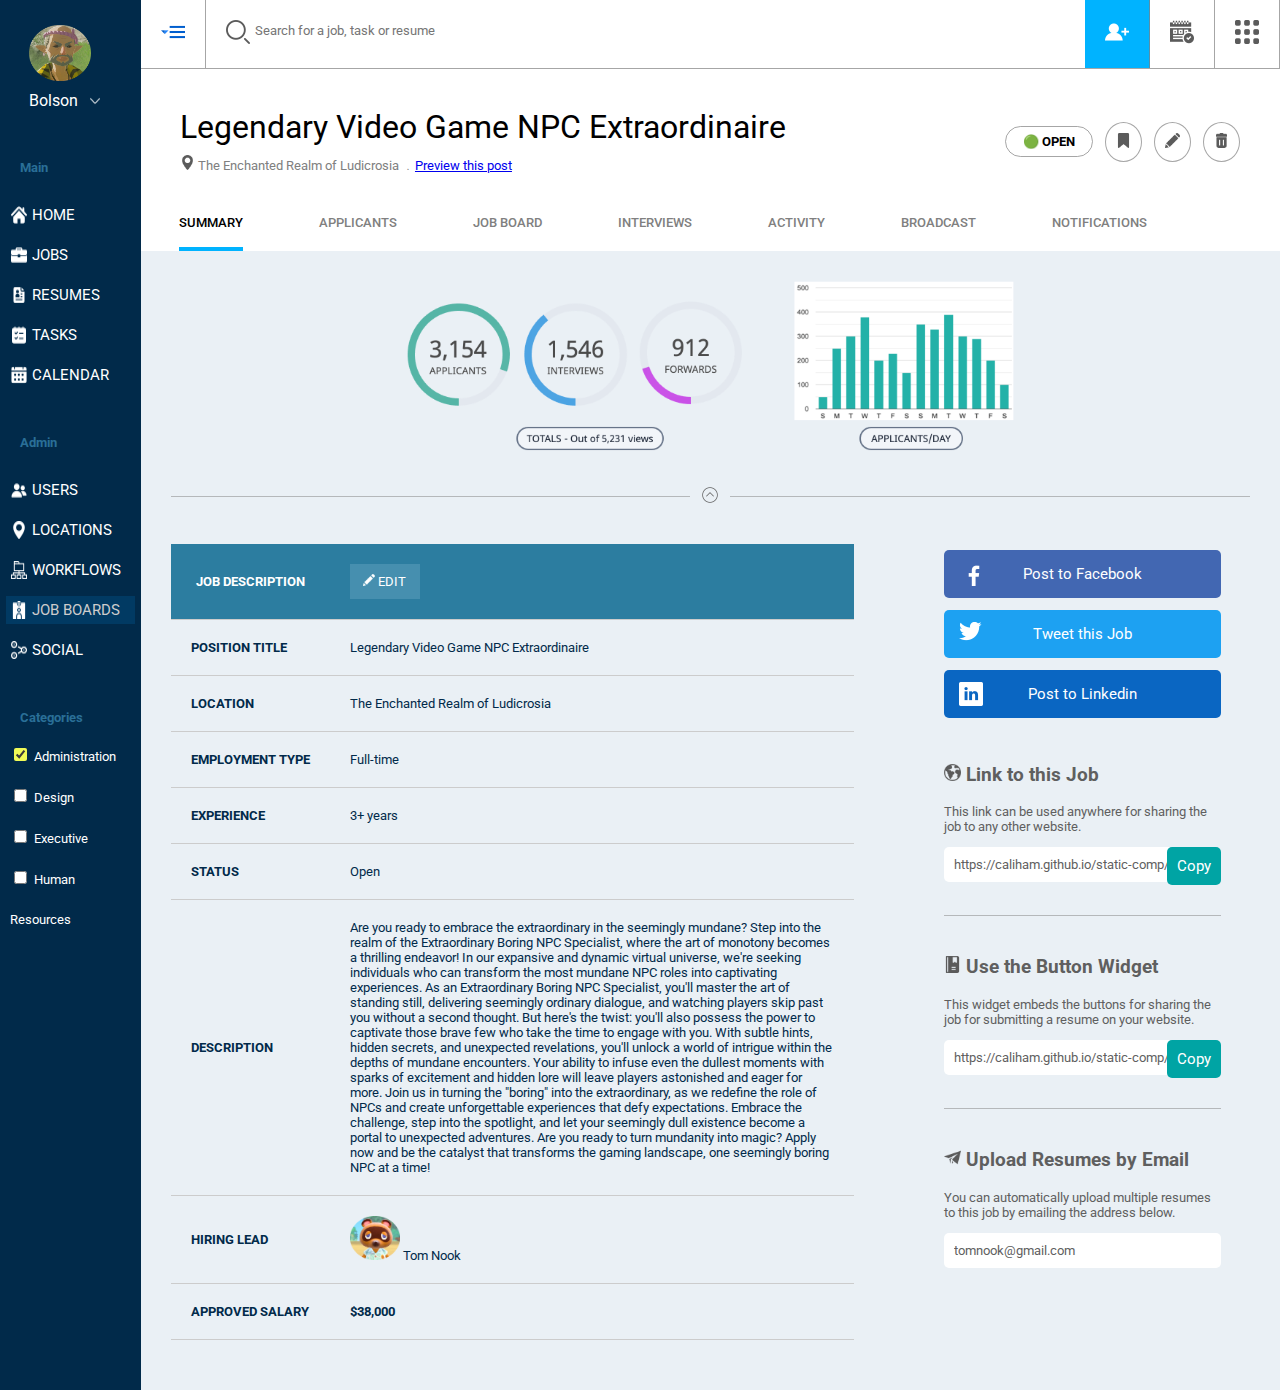
<file: index.html>
<!DOCTYPE html>
<html lang="en">
    <head>
        <link rel="stylesheet" href="styles.css">
        <link rel="preconnect" href="https://fonts.googleapis.com">
        <link rel="preconnect" href="https://fonts.gstatic.com" crossorigin>
        <link href="https://fonts.googleapis.com/css2?family=Roboto:wght@300;400;500&display=swap" rel="stylesheet">
        <title>NPC Job Listing</title>
    </head>
    <body>
        <aside id="user-nav">
            <figure id="user-info">
                <img src="assets/images/Bolson.png" id="profile-pic" alt="Bolson Profile Picture">
                <figcaption>Bolson<button><img src="assets/icons/down-arrow.png" id="user-down-arrow" alt="down arrow"></button></figcaption>
            </figure>
            <div id="main-nav">
                <h2>Main</h2>
                <nav class="side-nav">
                    <button type="button"><img src="assets/icons/user-nav-icons/home-icon-silhouette.png" class="nav-icon">HOME</button>
                    <button type="button"><img src="assets/icons/user-nav-icons/briefcase.png" class="nav-icon">JOBS</button>
                    <button type="button"><img src="assets/icons/user-nav-icons/resume.png" class="nav-icon">RESUMES</button>
                    <button type="button"><img src="assets/icons/user-nav-icons/checklist.png" class="nav-icon">TASKS</button>
                    <button type="button"><img src="assets/icons/user-nav-icons/calendar-nav.png" class="nav-icon">CALENDAR</button>
                </nav>
            </div>
            <div id="admin-nav">
                <h2>Admin</h2>
                <nav class="side-nav">
                    <button type="button"><img src="assets/icons/user-nav-icons/group.png" class="nav-icon">USERS</button>
                    <button type="button"><img src="assets/icons/user-nav-icons/location-white.png" class="nav-icon">LOCATIONS</button>
                    <button type="button"><img src="assets/icons/user-nav-icons/use-case.png" class="nav-icon">WORKFLOWS</button>
                    <button type="button" class="current-page"><img src="assets/icons/user-nav-icons/card.png" class="nav-icon">JOB BOARDS</button>
                    <button type="button"><img src="assets/icons/user-nav-icons/share.png" class="nav-icon">SOCIAL</button>
                </nav>
            </div>
            <form id="categories-select">
                <h2>Categories</h2>
                <div id="categories-container">
                    <input type="checkbox" id="admin" checked="checked">
                    <label for="admin"> Administration</label><br>
                    <input type="checkbox" id="design">
                    <label for="design"> Design</label><br>
                    <input type="checkbox" id="exec">
                    <label for="exec"> Executive</label><br>
                    <input type="checkbox" id="hr">
                    <label for="hr"> Human Resources</label><br>
                </div>
            </form>
        </aside>
        <main>
            <header id="page-nav-container">
                <nav id="page-nav">
                    <button type="button"><img src="assets/icons/menu.png"></button>
                    <label for="search"><img src="assets/icons/search.png"></label>
                    <input type="search" id="search" placeholder="Search for a job, task or resume">
                    <button type="button" id="add-user"><img src="assets/icons/add-user.png"></button>
                    <button type="button"><img src="assets/icons/calendar.png"></button>
                    <button type="button"><img src="assets/icons/9 buttons.png"></button>
                </nav>
            </header>
            <article id="page-title">
                <section id="listing-title">
                    <h1>Legendary Video Game NPC Extraordinaire</h1>
                    <p><sub><img src="assets/icons/location.png" id="location"> The Enchanted Realm of Ludicrosia ﹒<a href="https://github.com/CaliHam">Preview this post</a></sub></p>
                </section>
                <nav id="listing-nav">
                    <p><b>🟢 OPEN</b></p>
                    <button type="button"><img src="assets/icons/bookmark.png"></button>
                    <button type="button"><img src="assets/icons/pencil.png"></button>
                    <button type="button"><img src="assets/icons/bin-with-lid.png"></button>
                </nav>
            </article>
            <nav id="job-page-nav">
                <button type="button" id="selected">SUMMARY</button>
                <button type="button">APPLICANTS</button>
                <button type="button">JOB BOARD</button>
                <button type="button">INTERVIEWS</button>
                <button type="button">ACTIVITY</button>
                <button type="button">BROADCAST</button>
                <button type="button">NOTIFICATIONS</button>
            </nav>
            <article id="job-page-overview">
                <figure id="applicant-chart">
                    <img src="assets/images/Applicants Chart - clear.png" id="chart" alt="Charts of Total Applicants">
                </figure>
                <div id="page-break">
                    <hr class="line">
                    <button type="button"><img src="assets/icons/chevron.png" alt="arrow fold"></button>
                    <hr class="line">
                </div>
                <section id="job-description">
                    <table>
                        <thead>
                            <tr>
                                <th>JOB DESCRIPTION</th>
                                <td><button id="highlight"><img src="assets/icons/draw.png" id="edit" alt="pencil icon"> EDIT</button></td>
                            </tr>
                        </thead>
                            <tr>
                                <td><b>POSITION TITLE</b></td>
                                <td>Legendary Video Game NPC Extraordinaire</td>
                            </tr>
                            <tr>
                                <td><b>LOCATION</b></td>
                                <td>The Enchanted Realm of Ludicrosia</td>
                            </tr>
                            <tr>
                                <td class="long"><b>EMPLOYMENT TYPE</b></td>
                                <td>Full-time</td>
                            </tr>
                            <tr>
                                <td><b>EXPERIENCE</b></td>
                                <td>3+ years</td>
                            </tr>
                            <tr>
                                <td><b>STATUS</b></td>
                                <td>Open</td>
                            </tr>
                            <tr>
                                <td><b>DESCRIPTION</b></td>
                                <td>Are you ready to embrace the extraordinary in the seemingly mundane? Step into the realm of the Extraordinary Boring NPC Specialist, where the art of monotony becomes a thrilling endeavor! In our expansive and dynamic virtual universe, we're seeking individuals who can transform the most mundane NPC roles into captivating experiences. As an Extraordinary Boring NPC Specialist, you'll master the art of standing still, delivering seemingly ordinary dialogue, and watching players skip past you without a second thought. But here's the twist: you'll also possess the power to captivate those brave few who take the time to engage with you. With subtle hints, hidden secrets, and unexpected revelations, you'll unlock a world of intrigue within the depths of mundane encounters. Your ability to infuse even the dullest moments with sparks of excitement and hidden lore will leave players astonished and eager for more. Join us in turning the "boring" into the extraordinary, as we redefine the role of NPCs and create unforgettable experiences that defy expectations. Embrace the challenge, step into the spotlight, and let your seemingly dull existence become a portal to unexpected adventures. Are you ready to turn mundanity into magic? Apply now and be the catalyst that transforms the gaming landscape, one seemingly boring NPC at a time!</td>
                            </tr>
                            <tr>
                                <td><b>HIRING LEAD</b></td>
                                <td><img src="assets/images/tom-nook.png" id="tom-nook" alt="Tom Nook Profile Pic"> Tom Nook</td>
                            </tr>
                            <tr>
                                <td class="long"><b>APPROVED SALARY</b></td>
                                <td><b>$38,000</b></td>
                            </tr>
                        </table>
                    <aside id="share-job">
                        <nav id="social-buttons">
                            <button type="button" id="facebook" class="social-media"><img src="assets/icons/facebook.png" alt="facebook icon" class="icon">Post to Facebook</button>
                            <button type="button" id="twitter" class="social-media"><img src="assets/icons/twitter.png" alt="twitter icon" class="icon">Tweet this Job</button>
                            <button type="button" id="linkedin" class="social-media"><img src="assets/icons/linkedin.png" alt="linkedin icon" class="icon">Post to Linkedin</button>
                        </nav>
                        <div id="links-container">
                            <div class="links">
                                <h3><img src="assets/icons/earth-globe.png" class="link-icon" alt="globe icon"> Link to this Job</h3>
                                <p>This link can be used anywhere for sharing the job to any other website.</p>
                                <input type="url" value="https://caliham.github.io/static-comp/" class="link-email">
                                <button>Copy</button> 
                            </div>
                            <hr class="line">
                            <div class="links">
                                <h3><img src="assets/icons/widget.png" class="link-icon" alt="widget icon"> Use the Button Widget</h3>
                                <p>This widget embeds the buttons for sharing the job for submitting a resume on your website.</p>
                                <input type="url" value="https://caliham.github.io/static-comp/" class="link-email">
                                <button>Copy</button> 
                            </div>
                            <hr class="line">
                            <div class="links">
                                <h3><img src="assets/icons/paper-plane.png" class="link-icon" alt="paper airplane"> Upload Resumes by Email</h3>
                                <p>You can automatically upload multiple resumes to this job by emailing the address below.</p>
                                <input type="email" value="tomnook@gmail.com" class="link-email">
                            </div>
                        </div>
                    </aside>
                </section>
            </article>
        </main>
    </body>
</html>
</file>
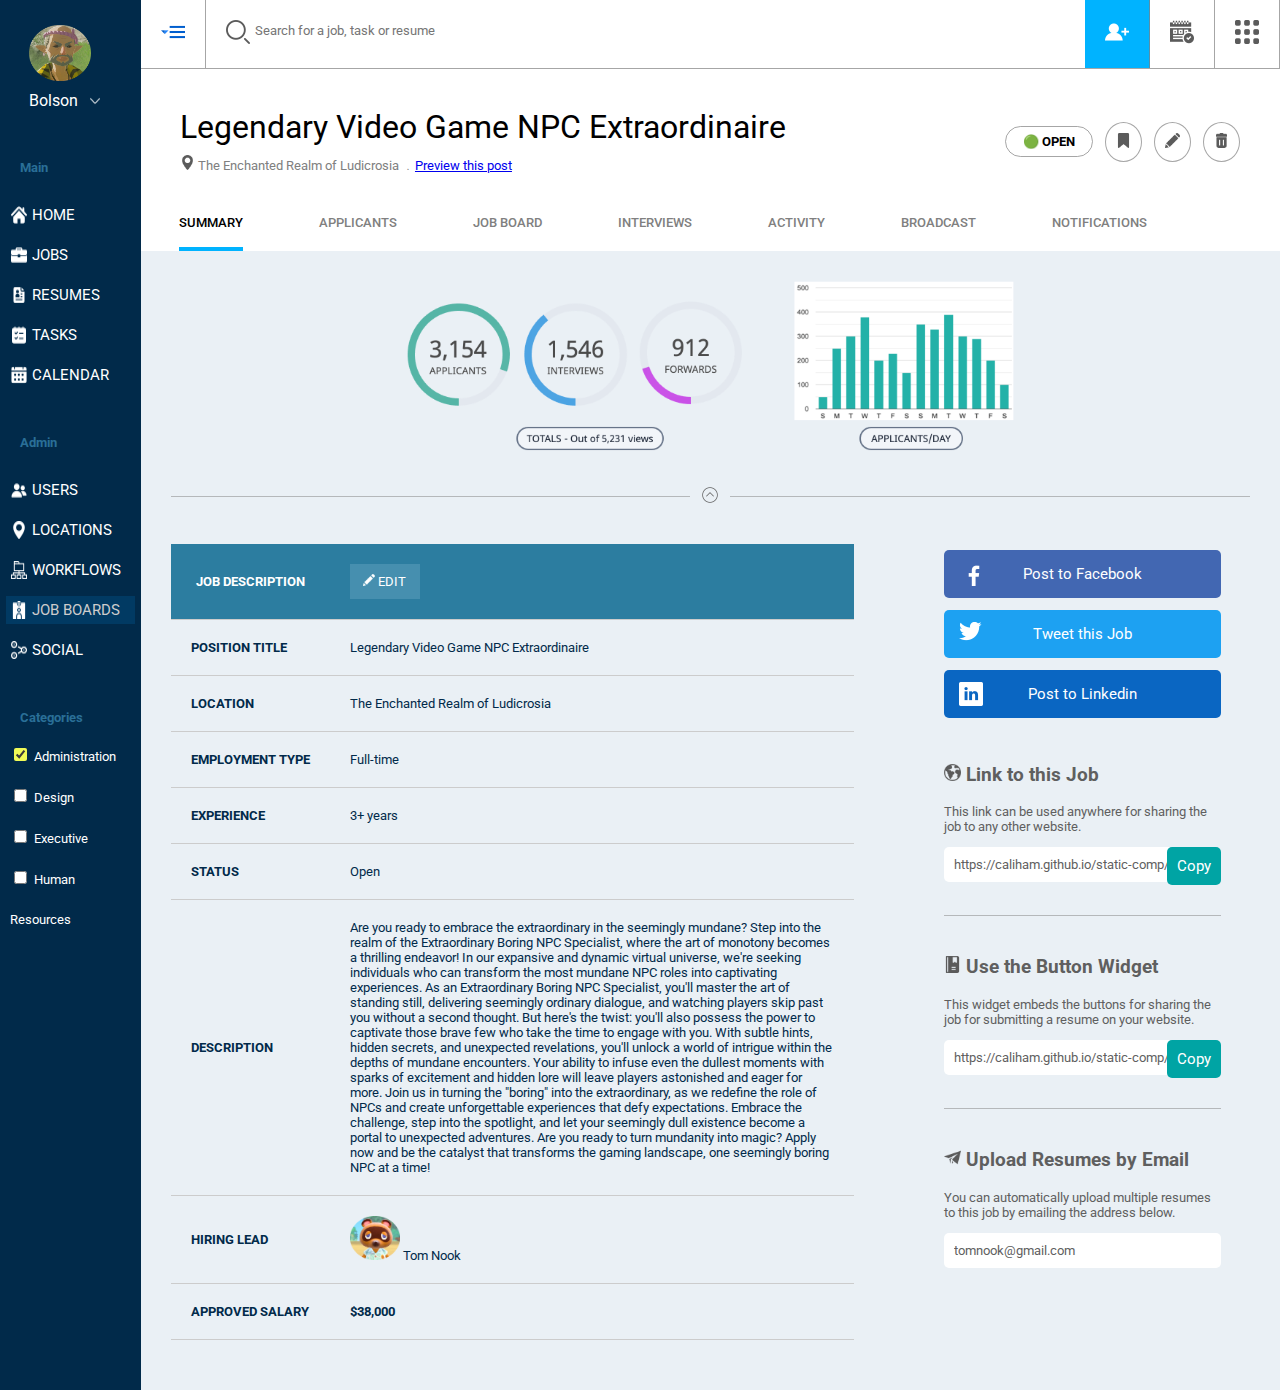
<file: docs/index.html>
<!DOCTYPE html>
<html lang="en">
    <head>
        <link rel="stylesheet" href="../styles.css">
        <link rel="preconnect" href="https://fonts.googleapis.com">
        <link rel="preconnect" href="https://fonts.gstatic.com" crossorigin>
        <link href="https://fonts.googleapis.com/css2?family=Roboto:wght@300;400;500&display=swap" rel="stylesheet">
        <title>NPC Job Listing</title>
    </head>
    <body>
        <aside id="user-nav">
            <figure id="user-info">
                <img src="../assets/images/Bolson.png" id="profile-pic" alt="Bolson Profile Picture">
                <figcaption>Bolson<button><img src="../assets/icons/down-arrow.png" id="user-down-arrow" alt="down arrow"></button></figcaption>
            </figure>
            <div id="main-nav">
                <h2>Main</h2>
                <nav class="side-nav">
                    <button type="button"><img src="../assets/icons/user-nav-icons/home-icon-silhouette.png" class="nav-icon">HOME</button>
                    <button type="button"><img src="../assets/icons/user-nav-icons/briefcase.png" class="nav-icon">JOBS</button>
                    <button type="button"><img src="../assets/icons/user-nav-icons/resume.png" class="nav-icon">RESUMES</button>
                    <button type="button"><img src="../assets/icons/user-nav-icons/checklist.png" class="nav-icon">TASKS</button>
                    <button type="button"><img src="../assets/icons/user-nav-icons/calendar-nav.png" class="nav-icon">CALENDAR</button>
                </nav>
            </div>
            <div id="admin-nav">
                <h2>Admin</h2>
                <nav class="side-nav">
                    <button type="button"><img src="../assets/icons/user-nav-icons/group.png" class="nav-icon">USERS</button>
                    <button type="button"><img src="../assets/icons/user-nav-icons/location-white.png" class="nav-icon">LOCATIONS</button>
                    <button type="button"><img src="../assets/icons/user-nav-icons/use-case.png" class="nav-icon">WORKFLOWS</button>
                    <button type="button" class="current-page"><img src="../assets/icons/user-nav-icons/card.png" class="nav-icon">JOB BOARDS</button>
                    <button type="button"><img src="../assets/icons/user-nav-icons/share.png" class="nav-icon">SOCIAL</button>
                </nav>
            </div>
            <form id="categories-select">
                <h2>Categories</h2>
                <div id="categories-container">
                    <input type="checkbox" id="admin" checked="checked">
                    <label for="admin"> Administration</label><br>
                    <input type="checkbox" id="design">
                    <label for="design"> Design</label><br>
                    <input type="checkbox" id="exec">
                    <label for="exec"> Executive</label><br>
                    <input type="checkbox" id="hr">
                    <label for="hr"> Human Resources</label><br>
                </div>
            </form>
        </aside>
        <main>
            <header id="page-nav-container">
                <nav id="page-nav">
                    <button type="button"><img src="../assets/icons/menu.png"></button>
                    <label for="search"><img src="../assets/icons/search.png"></label>
                    <input type="search" id="search" placeholder="Search for a job, task or resume">
                    <button type="button" id="add-user"><img src="../assets/icons/add-user.png"></button>
                    <button type="button"><img src="../assets/icons/calendar.png"></button>
                    <button type="button"><img src="../assets/icons/9 buttons.png"></button>
                </nav>
            </header>
            <article id="page-title">
                <section id="listing-title">
                    <h1>Legendary Video Game NPC Extraordinaire</h1>
                    <p><sub><img src="../assets/icons/location.png" id="location"> The Enchanted Realm of Ludicrosia ﹒<a href="https://github.com/CaliHam">Preview this post</a></sub></p>
                </section>
                <nav id="listing-nav">
                    <p><b>🟢 OPEN</b></p>
                    <button type="button"><img src="../assets/icons/bookmark.png"></button>
                    <button type="button"><img src="../assets/icons/pencil.png"></button>
                    <button type="button"><img src="../assets/icons/bin-with-lid.png"></button>
                </nav>
            </article>
            <nav id="job-page-nav">
                <button type="button" id="selected">SUMMARY</button>
                <button type="button">APPLICANTS</button>
                <button type="button">JOB BOARD</button>
                <button type="button">INTERVIEWS</button>
                <button type="button">ACTIVITY</button>
                <button type="button">BROADCAST</button>
                <button type="button">NOTIFICATIONS</button>
            </nav>
            <article id="job-page-overview">
                <figure id="applicant-chart">
                    <img src="../assets/images/Applicants Chart - clear.png" id="chart" alt="Charts of Total Applicants">
                </figure>
                <div id="page-break">
                    <hr class="line">
                    <button type="button"><img src="../assets/icons/chevron.png" alt="arrow fold"></button>
                    <hr class="line">
                </div>
                <section id="job-description">
                    <table>
                        <thead>
                            <tr>
                                <th>JOB DESCRIPTION</th>
                                <td><button id="highlight"><img src="../assets/icons/draw.png" id="edit" alt="pencil icon"> EDIT</button></td>
                            </tr>
                        </thead>
                            <tr>
                                <td><b>POSITION TITLE</b></td>
                                <td>Legendary Video Game NPC Extraordinaire</td>
                            </tr>
                            <tr>
                                <td><b>LOCATION</b></td>
                                <td>The Enchanted Realm of Ludicrosia</td>
                            </tr>
                            <tr>
                                <td class="long"><b>EMPLOYMENT TYPE</b></td>
                                <td>Full-time</td>
                            </tr>
                            <tr>
                                <td><b>EXPERIENCE</b></td>
                                <td>3+ years</td>
                            </tr>
                            <tr>
                                <td><b>STATUS</b></td>
                                <td>Open</td>
                            </tr>
                            <tr>
                                <td><b>DESCRIPTION</b></td>
                                <td>Are you ready to embrace the extraordinary in the seemingly mundane? Step into the realm of the Extraordinary Boring NPC Specialist, where the art of monotony becomes a thrilling endeavor! In our expansive and dynamic virtual universe, we're seeking individuals who can transform the most mundane NPC roles into captivating experiences. As an Extraordinary Boring NPC Specialist, you'll master the art of standing still, delivering seemingly ordinary dialogue, and watching players skip past you without a second thought. But here's the twist: you'll also possess the power to captivate those brave few who take the time to engage with you. With subtle hints, hidden secrets, and unexpected revelations, you'll unlock a world of intrigue within the depths of mundane encounters. Your ability to infuse even the dullest moments with sparks of excitement and hidden lore will leave players astonished and eager for more. Join us in turning the "boring" into the extraordinary, as we redefine the role of NPCs and create unforgettable experiences that defy expectations. Embrace the challenge, step into the spotlight, and let your seemingly dull existence become a portal to unexpected adventures. Are you ready to turn mundanity into magic? Apply now and be the catalyst that transforms the gaming landscape, one seemingly boring NPC at a time!</td>
                            </tr>
                            <tr>
                                <td><b>HIRING LEAD</b></td>
                                <td><img src="../assets/images/tom-nook.png" id="tom-nook" alt="Tom Nook Profile Pic"> Tom Nook</td>
                            </tr>
                            <tr>
                                <td class="long"><b>APPROVED SALARY</b></td>
                                <td><b>$38,000</b></td>
                            </tr>
                        </table>
                    <aside id="share-job">
                        <nav id="social-buttons">
                            <button type="button" id="facebook" class="social-media"><img src="../assets/icons/facebook.png" alt="facebook icon" class="icon">Post to Facebook</button>
                            <button type="button" id="twitter" class="social-media"><img src="../assets/icons/twitter.png" alt="twitter icon" class="icon">Tweet this Job</button>
                            <button type="button" id="linkedin" class="social-media"><img src="../assets/icons/linkedin.png" alt="linkedin icon" class="icon">Post to Linkedin</button>
                        </nav>
                        <div id="links-container">
                            <div class="links">
                                <h3><img src="../assets/icons/earth-globe.png" class="link-icon" alt="globe icon"> Link to this Job</h3>
                                <p>This link can be used anywhere for sharing the job to any other website.</p>
                                <input type="url" value="https://caliham.github.io/static-comp/" class="link-email">
                                <button>Copy</button> 
                            </div>
                            <hr class="line">
                            <div class="links">
                                <h3><img src="../assets/icons/widget.png" class="link-icon" alt="widget icon"> Use the Button Widget</h3>
                                <p>This widget embeds the buttons for sharing the job for submitting a resume on your website.</p>
                                <input type="url" value="https://caliham.github.io/static-comp/" class="link-email">
                                <button>Copy</button> 
                            </div>
                            <hr class="line">
                            <div class="links">
                                <h3><img src="../assets/icons/paper-plane.png" class="link-icon" alt="paper airplane"> Upload Resumes by Email</h3>
                                <p>You can automatically upload multiple resumes to this job by emailing the address below.</p>
                                <input type="email" value="tomnook@gmail.com" class="link-email">
                            </div>
                        </div>
                    </aside>
                </section>
            </article>
        </main>
    </body>
</html>
</file>
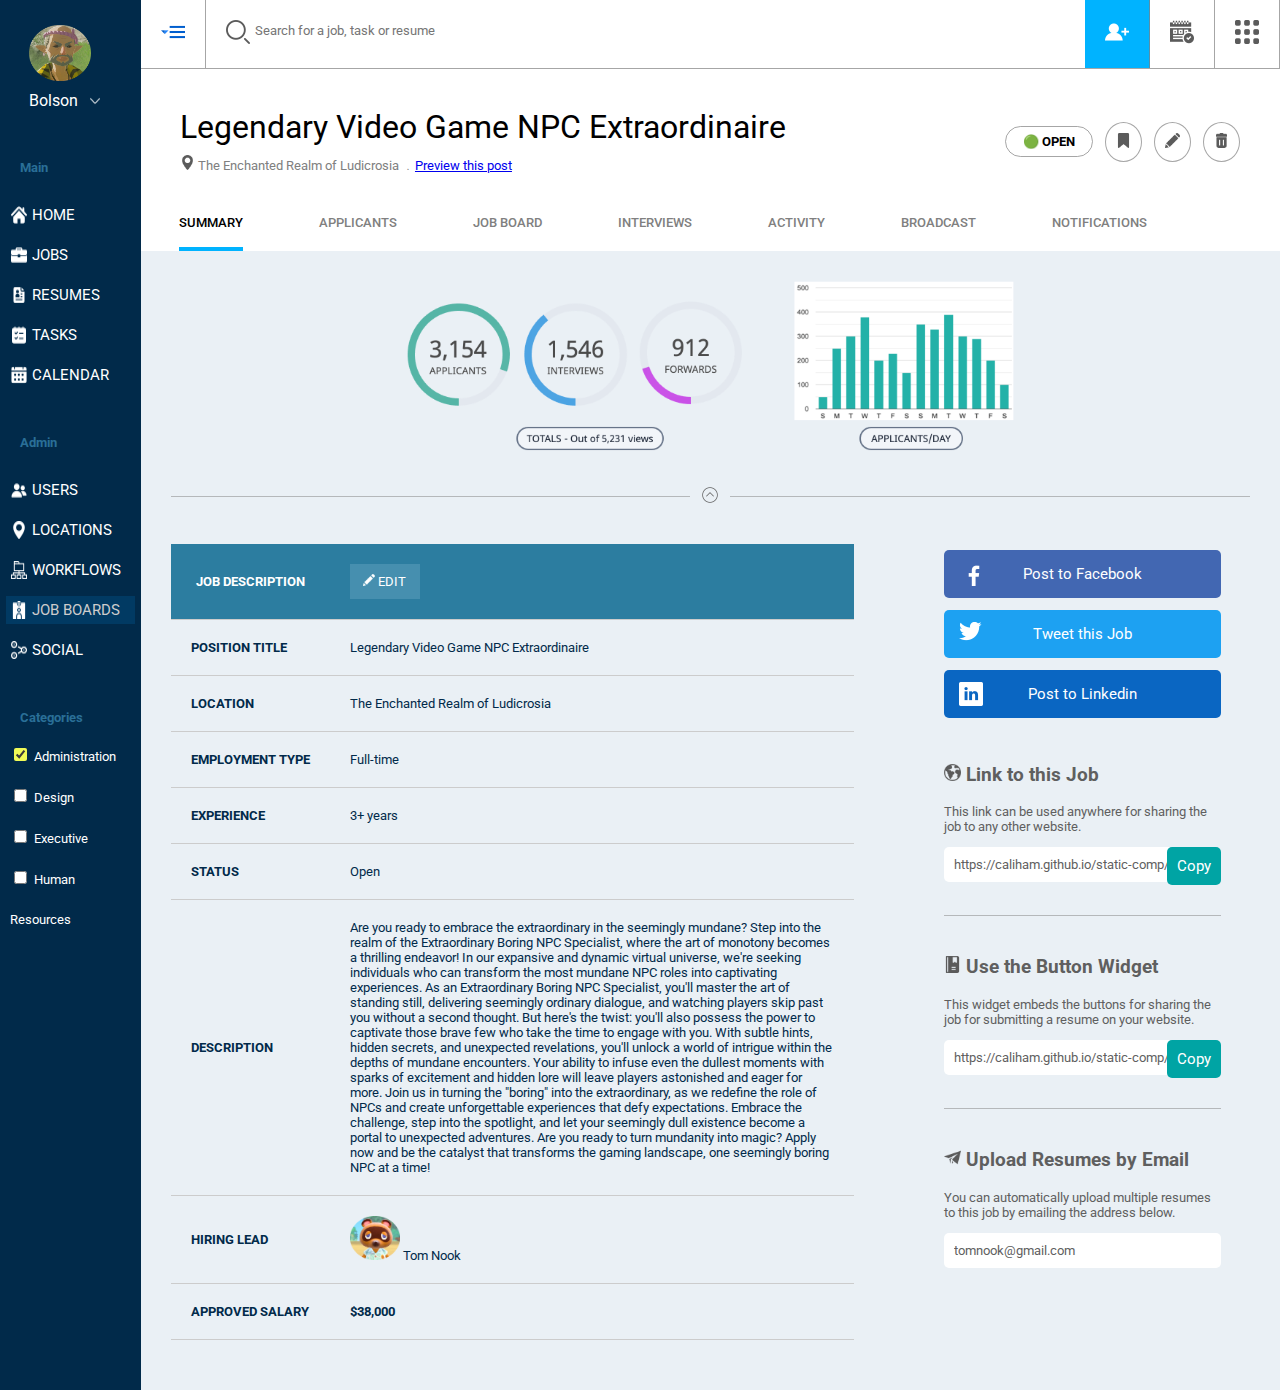
<file: src/index.html>
<!DOCTYPE html>
<html lang="en">
    <head>
        <link rel="stylesheet" href="styles.css">
        <link rel="preconnect" href="https://fonts.googleapis.com">
        <link rel="preconnect" href="https://fonts.gstatic.com" crossorigin>
        <link href="https://fonts.googleapis.com/css2?family=Roboto:wght@300;400;500&display=swap" rel="stylesheet">
        <title>NPC Job Listing</title>
    </head>
    <body>
        <aside id="user-nav">
            <figure id="user-info">
                <img src="../assets/images/Bolson.png" id="profile-pic" alt="Bolson Profile Picture">
                <figcaption>Bolson<button><img src="../assets/icons/down-arrow.png" id="user-down-arrow" alt="down arrow"></button></figcaption>
            </figure>
            <div id="main-nav">
                <h2>Main</h2>
                <nav class="side-nav">
                    <button type="button"><img src="../assets/icons/user-nav-icons/home-icon-silhouette.png" class="nav-icon">HOME</button>
                    <button type="button"><img src="../assets/icons/user-nav-icons/briefcase.png" class="nav-icon">JOBS</button>
                    <button type="button"><img src="../assets/icons/user-nav-icons/resume.png" class="nav-icon">RESUMES</button>
                    <button type="button"><img src="../assets/icons/user-nav-icons/checklist.png" class="nav-icon">TASKS</button>
                    <button type="button"><img src="../assets/icons/user-nav-icons/calendar-nav.png" class="nav-icon">CALENDAR</button>
                </nav>
            </div>
            <div id="admin-nav">
                <h2>Admin</h2>
                <nav class="side-nav">
                    <button type="button"><img src="../assets/icons/user-nav-icons/group.png" class="nav-icon">USERS</button>
                    <button type="button"><img src="../assets/icons/user-nav-icons/location-white.png" class="nav-icon">LOCATIONS</button>
                    <button type="button"><img src="../assets/icons/user-nav-icons/use-case.png" class="nav-icon">WORKFLOWS</button>
                    <button type="button" class="current-page"><img src="../assets/icons/user-nav-icons/card.png" class="nav-icon">JOB BOARDS</button>
                    <button type="button"><img src="../assets/icons/user-nav-icons/share.png" class="nav-icon">SOCIAL</button>
                </nav>
            </div>
            <form id="categories-select">
                <h2>Categories</h2>
                <div id="categories-container">
                    <input type="checkbox" id="admin" checked="checked">
                    <label for="admin"> Administration</label><br>
                    <input type="checkbox" id="design">
                    <label for="design"> Design</label><br>
                    <input type="checkbox" id="exec">
                    <label for="exec"> Executive</label><br>
                    <input type="checkbox" id="hr">
                    <label for="hr"> Human Resources</label><br>
                </div>
            </form>
        </aside>
        <main>
            <header id="page-nav-container">
                <nav id="page-nav">
                    <button type="button"><img src="../assets/icons/menu.png"></button>
                    <label for="search"><img src="../assets/icons/search.png"></label>
                    <input type="search" id="search" placeholder="Search for a job, task or resume">
                    <button type="button" id="add-user"><img src="../assets/icons/add-user.png"></button>
                    <button type="button"><img src="../assets/icons/calendar.png"></button>
                    <button type="button"><img src="../assets/icons/9 buttons.png"></button>
                </nav>
            </header>
            <article id="page-title">
                <section id="listing-title">
                    <h1>Legendary Video Game NPC Extraordinaire</h1>
                    <p><sub><img src="../assets/icons/location.png" id="location"> The Enchanted Realm of Ludicrosia ﹒<a href="https://github.com/CaliHam">Preview this post</a></sub></p>
                </section>
                <nav id="listing-nav">
                    <p><b>🟢 OPEN</b></p>
                    <button type="button"><img src="../assets/icons/bookmark.png"></button>
                    <button type="button"><img src="../assets/icons/pencil.png"></button>
                    <button type="button"><img src="../assets/icons/bin-with-lid.png"></button>
                </nav>
            </article>
            <nav id="job-page-nav">
                <button type="button" id="selected">SUMMARY</button>
                <button type="button">APPLICANTS</button>
                <button type="button">JOB BOARD</button>
                <button type="button">INTERVIEWS</button>
                <button type="button">ACTIVITY</button>
                <button type="button">BROADCAST</button>
                <button type="button">NOTIFICATIONS</button>
            </nav>
            <article id="job-page-overview">
                <figure id="applicant-chart">
                    <img src="../assets/images/Applicants Chart - clear.png" id="chart" alt="Charts of Total Applicants">
                </figure>
                <div id="page-break">
                    <hr class="line">
                    <button type="button"><img src="../assets/icons/chevron.png" alt="arrow fold"></button>
                    <hr class="line">
                </div>
                <section id="job-description">
                    <table>
                        <thead>
                            <tr>
                                <th>JOB DESCRIPTION</th>
                                <td><button id="highlight"><img src="../assets/icons/draw.png" id="edit" alt="pencil icon"> EDIT</button></td>
                            </tr>
                        </thead>
                            <tr>
                                <td><b>POSITION TITLE</b></td>
                                <td>Legendary Video Game NPC Extraordinaire</td>
                            </tr>
                            <tr>
                                <td><b>LOCATION</b></td>
                                <td>The Enchanted Realm of Ludicrosia</td>
                            </tr>
                            <tr>
                                <td class="long"><b>EMPLOYMENT TYPE</b></td>
                                <td>Full-time</td>
                            </tr>
                            <tr>
                                <td><b>EXPERIENCE</b></td>
                                <td>3+ years</td>
                            </tr>
                            <tr>
                                <td><b>STATUS</b></td>
                                <td>Open</td>
                            </tr>
                            <tr>
                                <td><b>DESCRIPTION</b></td>
                                <td>Are you ready to embrace the extraordinary in the seemingly mundane? Step into the realm of the Extraordinary Boring NPC Specialist, where the art of monotony becomes a thrilling endeavor! In our expansive and dynamic virtual universe, we're seeking individuals who can transform the most mundane NPC roles into captivating experiences. As an Extraordinary Boring NPC Specialist, you'll master the art of standing still, delivering seemingly ordinary dialogue, and watching players skip past you without a second thought. But here's the twist: you'll also possess the power to captivate those brave few who take the time to engage with you. With subtle hints, hidden secrets, and unexpected revelations, you'll unlock a world of intrigue within the depths of mundane encounters. Your ability to infuse even the dullest moments with sparks of excitement and hidden lore will leave players astonished and eager for more. Join us in turning the "boring" into the extraordinary, as we redefine the role of NPCs and create unforgettable experiences that defy expectations. Embrace the challenge, step into the spotlight, and let your seemingly dull existence become a portal to unexpected adventures. Are you ready to turn mundanity into magic? Apply now and be the catalyst that transforms the gaming landscape, one seemingly boring NPC at a time!</td>
                            </tr>
                            <tr>
                                <td><b>HIRING LEAD</b></td>
                                <td><img src="../assets/images/tom-nook.png" id="tom-nook" alt="Tom Nook Profile Pic"> Tom Nook</td>
                            </tr>
                            <tr>
                                <td class="long"><b>APPROVED SALARY</b></td>
                                <td><b>$38,000</b></td>
                            </tr>
                        </table>
                    <aside id="share-job">
                        <nav id="social-buttons">
                            <button type="button" id="facebook" class="social-media"><img src="../assets/icons/facebook.png" alt="facebook icon" class="icon">Post to Facebook</button>
                            <button type="button" id="twitter" class="social-media"><img src="../assets/icons/twitter.png" alt="twitter icon" class="icon">Tweet this Job</button>
                            <button type="button" id="linkedin" class="social-media"><img src="../assets/icons/linkedin.png" alt="linkedin icon" class="icon">Post to Linkedin</button>
                        </nav>
                        <div id="links-container">
                            <div class="links">
                                <h3><img src="../assets/icons/earth-globe.png" class="link-icon" alt="globe icon"> Link to this Job</h3>
                                <p>This link can be used anywhere for sharing the job to any other website.</p>
                                <input type="url" value="https://caliham.github.io/static-comp/" class="link-email">
                                <button>Copy</button> 
                            </div>
                            <hr class="line">
                            <div class="links">
                                <h3><img src="../assets/icons/widget.png" class="link-icon" alt="widget icon"> Use the Button Widget</h3>
                                <p>This widget embeds the buttons for sharing the job for submitting a resume on your website.</p>
                                <input type="url" value="https://caliham.github.io/static-comp/" class="link-email">
                                <button>Copy</button> 
                            </div>
                            <hr class="line">
                            <div class="links">
                                <h3><img src="../assets/icons/paper-plane.png" class="link-icon" alt="paper airplane"> Upload Resumes by Email</h3>
                                <p>You can automatically upload multiple resumes to this job by emailing the address below.</p>
                                <input type="email" value="tomnook@gmail.com" class="link-email">
                            </div>
                        </div>
                    </aside>
                </section>
            </article>
        </main>
    </body>
</html>
</file>
<file: styles.css>
* {
    font-family: 'Roboto', sans-serif;
}

html, body {
    margin: 0;
    padding: 0;
}

body {
    display: flex;
    justify-content: space-between;
}

/* SIDE NAV AREA */

#user-nav, main {
    display: flex;
    flex-direction: column;
    align-items: center;
    order: 1;
}

#user-nav {
    min-width: 11%;
    overflow-y: auto;
    color: white;
    background-color: #012A4A;
}

#user-info {
    margin: 25px;
    height: 70px;
}

#profile-pic {
    height: 80%;
    width: auto;
}

#user-info > figcaption {
    text-align: center;
}

#user-down-arrow {
    width: 10px;
    margin: 0;
}

#main-nav, #admin-nav, #categories-select {
    width: -webkit-fill-available;
}

.side-nav {
    display: flex;
    flex-direction: column;
    width: -webkit-fill-available;
}

h2 {
    color: #2A6F97;
    font-size: small;
    margin: 40px 20px 20px;
}

button {
    color: white;
    background-color: transparent;
    border: none;
    align-self: flex-start;
    margin: 6px;
    font-size: 15px;
}

.side-nav > button {
    width: inherit;
    padding: 5px;
    display: flex;
}

.nav-icon {
    margin-right: 5px;
}

.side-nav > button:hover, .current-page {
    color: #ccc;
    background-color: #013A63;
}

input {
    margin-bottom: 25px;
}

label {
    font-size: small;
}

button:hover, #categories-container > *:hover {
    cursor: pointer;
    transition: .2s ease;
}

#categories-container {
    margin: 10px;
}

#admin {
    accent-color: #effa57;
}

#design {
    accent-color: #007ec2
}

#exec {
    accent-color: #df1555
}

#hr {
    accent-color: #08be63
}

/* MAIN PAGE */

main {
    order: 2;
    flex-grow: 1;
}

/* TOP NAV AREA */

#page-nav-container, #page-title  {
    width: -webkit-fill-available;
    display: flex;
}

#add-user {
    background-color: rgb(0, 179, 255);
}

#page-nav {
    width: inherit;
    display: flex;
    border-bottom: 1px solid rgba(128, 128, 128, 0.7);
}

#page-nav > button {
    margin: 0;
    padding: 20px;
    border-right: 1px solid rgba(128, 128, 128, 0.7);
}

#page-nav > button:hover {
    background-color:rgb(0, 164, 164);
}

#search {
    border: none;
    min-height: max-content;
    width: inherit;
    margin-top: 17px;
    padding: 5px;
}

#page-nav > label {
    margin: 20px 0px 0px 20px;
}

/* MAIN PAGE BODY */

#page-title {
    justify-content: space-between;
}

#listing-title {
    margin: 3%;
}

#listing-title > p {
    margin: 5px;
    color: gray;
}

#listing-title > h1 {
    font-size: xx-large;
    font-weight: normal;
    margin: 5px;
}

#listing-nav {
    display: flex;
    margin-right: 3%;
}

#listing-nav > button, #listing-nav > p {
    align-self: center;
    border: 1px solid rgba(128, 128, 128, 0.7);
    border-radius: 50%;
    padding: 10px;
    font-size: small;
    margin: 6px;
}

#listing-nav > button > img {
    height: 15px;
}

#listing-nav > button:hover {
    background-color: #89C2D9;
    transform: scale(1.1);
}

#listing-nav > p {
    border-radius: 25px;
    padding: 7px 17px;
}

#location {
    height: 15px;
    width: auto;
}

/* JOB PAGE NAV */

#job-page-nav, #page-break {
    display: flex;
    width: -webkit-fill-available;
}

#job-page-nav > button {
    font-size: small;
    font-weight: 500;
    color: gray;
    padding: 0px 0px 17px 0px;
    margin: 0px 38px;
}

#job-page-nav > button:hover, #selected {
    color: black !important;
    border-bottom: 4px solid rgb(0, 179, 255);
}

/* JOB PAGE OVERVIEW */

#job-page-overview {
    background-color: rgb(234, 240, 245);
}

#applicant-chart {
    display: flex;
    justify-content: center;
}

#chart {
    width: 60%;
}

#page-break {
    align-items: center;
    margin: 0px 30px;
}

#page-break > button:hover, figcaption > button:hover {
    transform: translateY(2px) scale(1.05);
}

.line {
    border: none;
    height: 1px;
    background-color: rgba(128, 128, 128, 0.5);
    width: inherit;
}

/* JOB DESCRIPTION TABLE */

#job-description {
    display: flex;
    justify-content: space-around;
    margin-bottom: 20px;
}

table {
    border-collapse: collapse;
    margin: 30px;
    max-width: 60%;
}

thead {
    background-color: #2C7DA0;
}

#highlight {
    padding: 10px;
    background-color: #468FAF;
    margin: 0;
    font-size: small;
    width: 70px;
    transition: .2s ease;
}  

#highlight:hover {
    width: 90px;
}

#edit {
    width: 12px;
}

th, td {
    border: none;
    outline: none;
    border-bottom: 1px solid #ccc;
    padding: 20px;
    font-size: small;
    color: #012A4A;
}

th, .long {
    white-space: nowrap;
}

thead > tr > td, th {
    color: white;
}

#tom-nook {
    width: 50px;
}

/* SHARE ASIDE */

#share-job, #social-buttons {
    display: flex;
    flex-direction: column;
    min-width: 30%;
}

#share-job {
    margin-top: 30px;
}

.social-media {
    position: relative;
    width: 70%;
    align-self: center;
    border-radius: 5px;
    padding: 15px;
    display: flex;
    align-items: center;
    justify-content: center;
}

.icon {
    position: absolute;
    left: 15px;
}

#facebook {
    background-color: #4267B2;
}

#twitter {
    background-color: #1DA1F2;
}

#linkedin {
    background-color: #0A66C2;
}

.social-media:hover {
    box-shadow: 10px 10px 10px -2px rgba(0,0,0,0.2);
}

/* Links */

#links-container {
    color: rgb(95, 95, 95);
    width: 70%;
    align-self: center;
}

.links {
    position: relative;
    margin-top: 40px;
}

#links-container > .line {
    width: auto;
}

.link-icon {
    width: 17px;
} 

.links > p {
    font-size: small;
}

.link-to-site {
    width: max-content;
}

.link-email, .links > button {
    border: none;
    border-radius: 5px;
    padding: 10px;
    margin-right: 0;
}

.link-email {
    width: -webkit-fill-available;
    color: rgb(95, 95, 95);
}

.links > button {
    background-color:rgb(0, 164, 164);
    margin: 0;
    position: absolute;
    right: 0;
}

.links > button:hover {
    background-color:rgb(67, 174, 174);
    transform: scale(1.1);
}

@media (max-width: 1250px) {
    #user-nav{
        min-width: 13%;
    }
    #page-nav-container, #job-page-nav, #page-break {
        width: auto;
        align-items: center;
    }
    #job-page-nav > button {
        margin: 10px;
    }
    #job-description, #page-title {
        flex-direction: column;
        align-items: center;
    }
    #share-job {
        width: auto;
    }
    #page-nav > button {
        border-left: 1px solid rgba(128, 128, 128, 0.7);
    }
}

@media (max-width: 1120px) {
    #user-nav{
        min-width: 20%;
    }
}

@media (max-width: 820px) {
    #job-page-nav {
        flex-wrap: wrap;
    }
}

@media (max-width: 700px) {
    #user-nav{
        min-width: 25%;
    }
}
</file>
<file: src/styles.css>
* {
    font-family: 'Roboto', sans-serif;
}

html, body {
    margin: 0;
    padding: 0;
}

body {
    display: flex;
    justify-content: space-between;
}

/* SIDE NAV AREA */

#user-nav, main {
    display: flex;
    flex-direction: column;
    align-items: center;
    order: 1;
}

#user-nav {
    min-width: 11%;
    overflow-y: auto;
    color: white;
    background-color: #012A4A;
}

#user-info {
    margin: 25px;
    height: 70px;
}

#profile-pic {
    height: 80%;
    width: auto;
}

#user-info > figcaption {
    text-align: center;
}

#user-down-arrow {
    width: 10px;
    margin: 0;
}

#main-nav, #admin-nav, #categories-select {
    width: -webkit-fill-available;
}

.side-nav {
    display: flex;
    flex-direction: column;
    width: -webkit-fill-available;
}

h2 {
    color: #2A6F97;
    font-size: small;
    margin: 40px 20px 20px;
}

button {
    color: white;
    background-color: transparent;
    border: none;
    align-self: flex-start;
    margin: 6px;
    font-size: 15px;
}

.side-nav > button {
    width: inherit;
    padding: 5px;
    display: flex;
}

.nav-icon {
    margin-right: 5px;
}

.side-nav > button:hover, .current-page {
    color: #ccc;
    background-color: #013A63;
}

input {
    margin-bottom: 25px;
}

label {
    font-size: small;
}

button:hover, #categories-container > *:hover {
    cursor: pointer;
    transition: .2s ease;
}

#categories-container {
    margin: 10px;
}

#admin {
    accent-color: #effa57;
}

#design {
    accent-color: #007ec2
}

#exec {
    accent-color: #df1555
}

#hr {
    accent-color: #08be63
}

/* MAIN PAGE */

main {
    order: 2;
    flex-grow: 1;
}

/* TOP NAV AREA */

#page-nav-container, #page-title  {
    width: -webkit-fill-available;
    display: flex;
}

#add-user {
    background-color: rgb(0, 179, 255);
}

#page-nav {
    width: inherit;
    display: flex;
    border-bottom: 1px solid rgba(128, 128, 128, 0.7);
}

#page-nav > button {
    margin: 0;
    padding: 20px;
    border-right: 1px solid rgba(128, 128, 128, 0.7);
}

#page-nav > button:hover {
    background-color:rgb(0, 164, 164);
}

#search {
    border: none;
    min-height: max-content;
    width: inherit;
    margin-top: 17px;
    padding: 5px;
}

#page-nav > label {
    margin: 20px 0px 0px 20px;
}

/* MAIN PAGE BODY */

#page-title {
    justify-content: space-between;
}

#listing-title {
    margin: 3%;
}

#listing-title > p {
    margin: 5px;
    color: gray;
}

#listing-title > h1 {
    font-size: xx-large;
    font-weight: normal;
    margin: 5px;
}

#listing-nav {
    display: flex;
    margin-right: 3%;
}

#listing-nav > button, #listing-nav > p {
    align-self: center;
    border: 1px solid rgba(128, 128, 128, 0.7);
    border-radius: 50%;
    padding: 10px;
    font-size: small;
    margin: 6px;
}

#listing-nav > button > img {
    height: 15px;
}

#listing-nav > button:hover {
    background-color: #89C2D9;
    transform: scale(1.1);
}

#listing-nav > p {
    border-radius: 25px;
    padding: 7px 17px;
}

#location {
    height: 15px;
    width: auto;
}

/* JOB PAGE NAV */

#job-page-nav, #page-break {
    display: flex;
    width: -webkit-fill-available;
}

#job-page-nav > button {
    font-size: small;
    font-weight: 500;
    color: gray;
    padding: 0px 0px 17px 0px;
    margin: 0px 38px;
}

#job-page-nav > button:hover, #selected {
    color: black !important;
    border-bottom: 4px solid rgb(0, 179, 255);
}

/* JOB PAGE OVERVIEW */

#job-page-overview {
    background-color: rgb(234, 240, 245);
}

#applicant-chart {
    display: flex;
    justify-content: center;
}

#chart {
    width: 60%;
}

#page-break {
    align-items: center;
    margin: 0px 30px;
}

#page-break > button:hover, figcaption > button:hover {
    transform: translateY(2px) scale(1.05);
}

.line {
    border: none;
    height: 1px;
    background-color: rgba(128, 128, 128, 0.5);
    width: inherit;
}

/* JOB DESCRIPTION TABLE */

#job-description {
    display: flex;
    justify-content: space-around;
    margin-bottom: 20px;
}

table {
    border-collapse: collapse;
    margin: 30px;
    max-width: 60%;
}

thead {
    background-color: #2C7DA0;
}

#highlight {
    padding: 10px;
    background-color: #468FAF;
    margin: 0;
    font-size: small;
    width: 70px;
    transition: .2s ease;
}  

#highlight:hover {
    width: 90px;
}

#edit {
    width: 12px;
}

th, td {
    border: none;
    outline: none;
    border-bottom: 1px solid #ccc;
    padding: 20px;
    font-size: small;
    color: #012A4A;
}

th, .long {
    white-space: nowrap;
}

thead > tr > td, th {
    color: white;
}

#tom-nook {
    width: 50px;
}

/* SHARE ASIDE */

#share-job, #social-buttons {
    display: flex;
    flex-direction: column;
    min-width: 30%;
}

#share-job {
    margin-top: 30px;
}

.social-media {
    position: relative;
    width: 70%;
    align-self: center;
    border-radius: 5px;
    padding: 15px;
    display: flex;
    align-items: center;
    justify-content: center;
}

.icon {
    position: absolute;
    left: 15px;
}

#facebook {
    background-color: #4267B2;
}

#twitter {
    background-color: #1DA1F2;
}

#linkedin {
    background-color: #0A66C2;
}

.social-media:hover {
    box-shadow: 10px 10px 10px -2px rgba(0,0,0,0.2);
}

/* Links */

#links-container {
    color: rgb(95, 95, 95);
    width: 70%;
    align-self: center;
}

.links {
    position: relative;
    margin-top: 40px;
}

#links-container > .line {
    width: auto;
}

.link-icon {
    width: 17px;
} 

.links > p {
    font-size: small;
}

.link-to-site {
    width: max-content;
}

.link-email, .links > button {
    border: none;
    border-radius: 5px;
    padding: 10px;
    margin-right: 0;
}

.link-email {
    width: -webkit-fill-available;
    color: rgb(95, 95, 95);
}

.links > button {
    background-color:rgb(0, 164, 164);
    margin: 0;
    position: absolute;
    right: 0;
}

.links > button:hover {
    background-color:rgb(67, 174, 174);
    transform: scale(1.1);
}

@media (max-width: 1250px) {
    #user-nav{
        min-width: 13%;
    }
    #page-nav-container, #job-page-nav, #page-break {
        width: auto;
        align-items: center;
    }
    #job-page-nav > button {
        margin: 10px;
    }
    #job-description, #page-title {
        flex-direction: column;
        align-items: center;
    }
    #share-job {
        width: auto;
    }
    #page-nav > button {
        border-left: 1px solid rgba(128, 128, 128, 0.7);
    }
}

@media (max-width: 1120px) {
    #user-nav{
        min-width: 20%;
    }
}

@media (max-width: 820px) {
    #job-page-nav {
        flex-wrap: wrap;
    }
}

@media (max-width: 700px) {
    #user-nav{
        min-width: 25%;
    }
}
</file>
